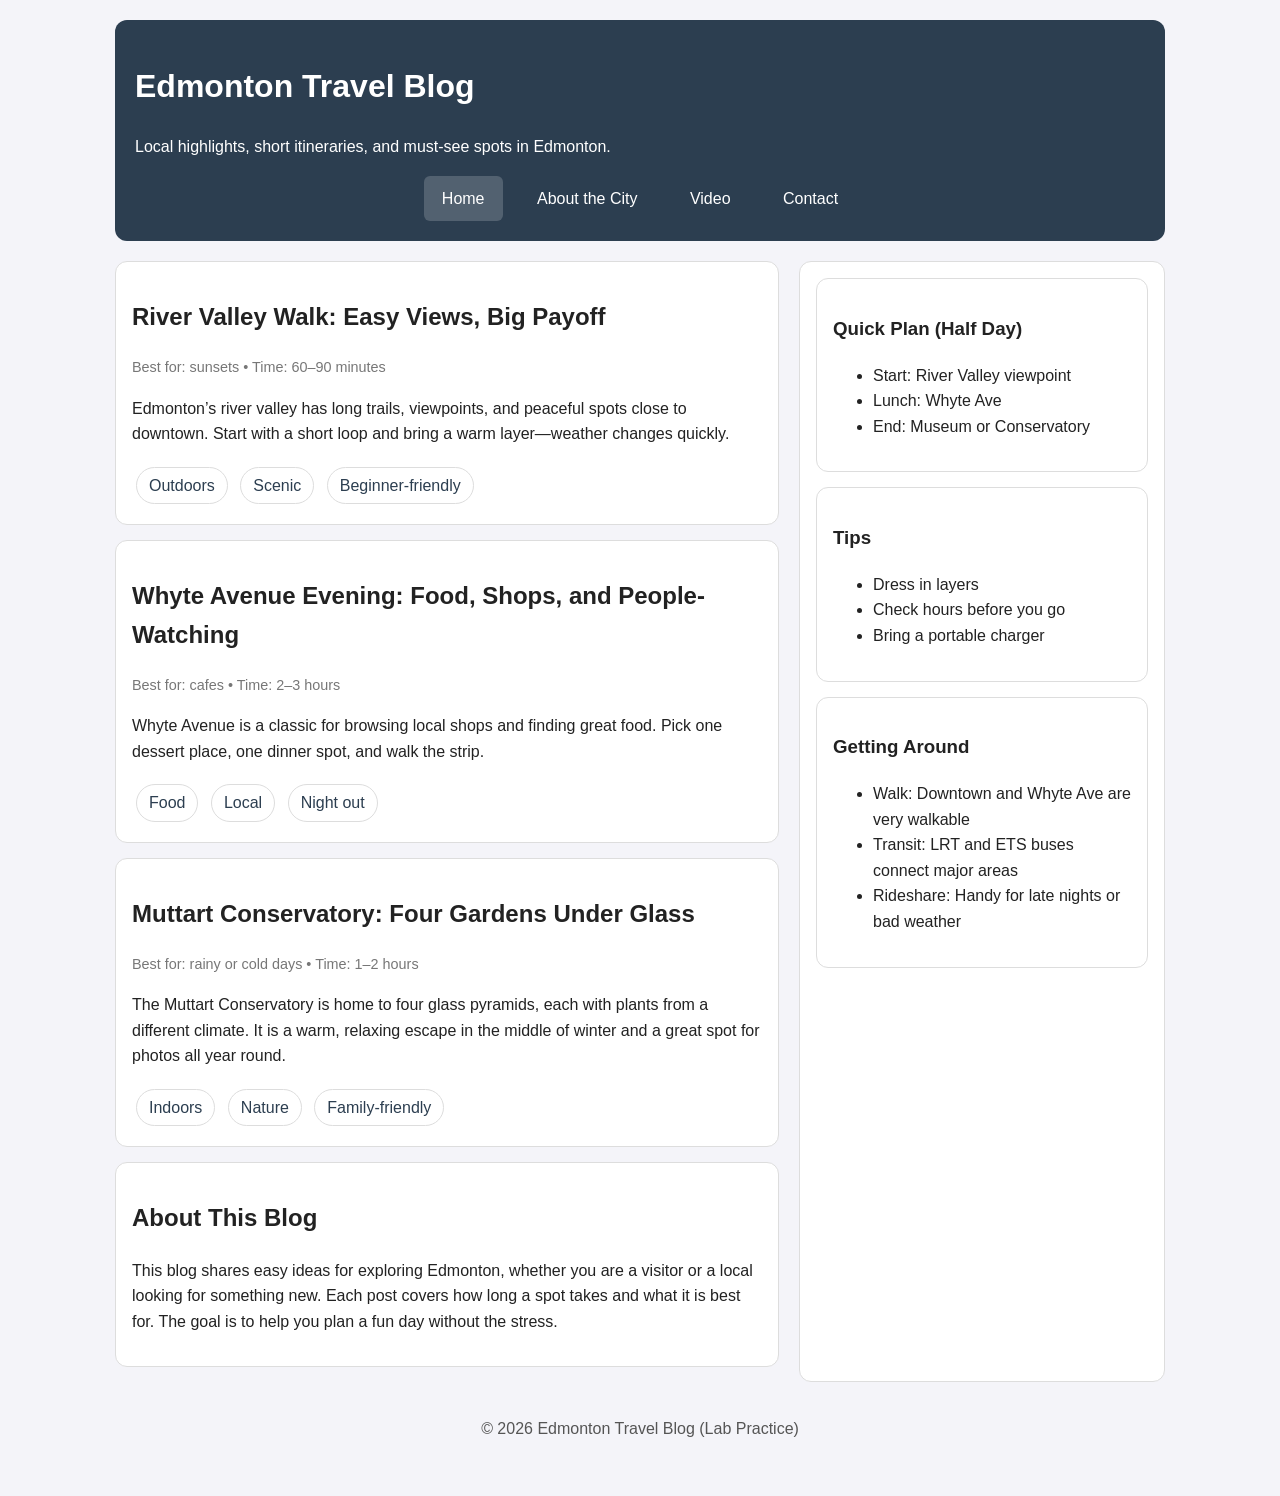
<file: index.html>
<!DOCTYPE html> 
<html lang="en"> 
 
<head> 
 <!-- Character encoding --> 
 <meta charset="UTF-8" /> 
 <!-- Responsive scaling for mobile --> 
 <meta name="viewport" content="width=device-width, initial-scale=1" /> 
 
 <title>Edmonton Travel Blog | Home</title> 
 
 <!-- All pages share ONE stylesheet --> 
 <link rel="stylesheet" href="style.css" /> 
</head> 
 
<body> 
 <!-- Container centers the site and controls max-width --> 
 <div class="container"> 
 
 <header class="site-header"> 
 <h1>Edmonton Travel Blog</h1> 
 <p>Local highlights, short itineraries, and must-see spots in Edmonton.</p> 
 
 <!-- Navigation is a list; CSS will turn it into a nav bar --> 
 <nav class="site-nav"> 
 <ul> 
 <li><a class="active" href="index.html">Home</a></li> 
 <li><a href="city.html">About the City</a></li> 
 <li><a href="video.html">Video</a></li> 
<li><a href="contact.html">Contact</a></li> 
 </ul> 
 </nav> 
 </header> 
 
 <!-- Two-column layout: main content + sidebar --> 
 <main class="layout"> 
 <section class="main"> 
 
 <article class="card"> 
 <h2>River Valley Walk: Easy Views, Big Payoff</h2> 
 <div class="meta">Best for: sunsets • Time: 60–90 minutes</div> 
 <p> 
 Edmonton’s river valley has long trails, viewpoints, and peaceful spots 
 close to downtown. Start with a short loop and bring a warm layer—weather 
 changes quickly. 
 </p> 
<div class="tags">
    <span class="tag">Outdoors</span> 
<span class="tag">Scenic</span> 
<span class="tag">Beginner-friendly</span> 
 </div> 
 </article> 
 
 <article class="card"> 
 <h2>Whyte Avenue Evening: Food, Shops, and People-Watching</h2> 
 <div class="meta">Best for: cafes • Time: 2–3 hours</div> 
 <p> 
 Whyte Avenue is a classic for browsing local shops and finding great food. 
 Pick one dessert place, one dinner spot, and walk the strip. 
 </p> 
<div class="tags"> 
 <span class="tag">Food</span> 
<span class="tag">Local</span> 
<span class="tag">Night out</span> 
 </div> 
 </article> 
 
 <!-- TODO (HTML #1): -->
 <article class="card">
 <h2>Muttart Conservatory: Four Gardens Under Glass</h2>
 <div class="meta">Best for: rainy or cold days • Time: 1–2 hours</div>
 <p>
 The Muttart Conservatory is home to four glass pyramids, each with plants
 from a different climate. It is a warm, relaxing escape in the middle of
 winter and a great spot for photos all year round.
 </p>
 <div class="tags">
 <span class="tag">Indoors</span>
 <span class="tag">Nature</span>
 <span class="tag">Family-friendly</span>
 </div>
 </article>
 
 <!-- TODO (HTML #2): -->
 <article class="card">
 <h2>About This Blog</h2>
 <p>
 This blog shares easy ideas for exploring Edmonton, whether you are a visitor
 or a local looking for something new. Each post covers how long a spot takes
 and what it is best for. The goal is to help you plan a fun day without the stress.
 </p>
 </article>
 
 </section> 
 
 <aside class="sidebar"> 
 <div class="card"> 
 <h3>Quick Plan (Half Day)</h3> 
 <ul> 
 <li>Start: River Valley viewpoint</li> 
 <li>Lunch: Whyte Ave</li> 
 <li>End: Museum or Conservatory</li> 
 </ul> 
 </div> 
 
 <div class="card"> 
 <h3>Tips</h3> 
<ul> 
 <li>Dress in layers</li> 
 <li>Check hours before you go</li> 
 <li>Bring a portable charger</li> 
 </ul> 
 </div> 
 
 <!-- TODO (HTML #3): -->
 <div class="card">
 <h3>Getting Around</h3>
 <ul>
 <li>Walk: Downtown and Whyte Ave are very walkable</li>
 <li>Transit: LRT and ETS buses connect major areas</li>
 <li>Rideshare: Handy for late nights or bad weather</li>
 </ul>
 </div>
 
 </aside>
 </main> 
 
 <footer class="site-footer"> 
 <p>&copy; 2026 Edmonton Travel Blog (Lab Practice)</p> 
 </footer> 
 
 </div> 
</body> 
 
</html>
</file>
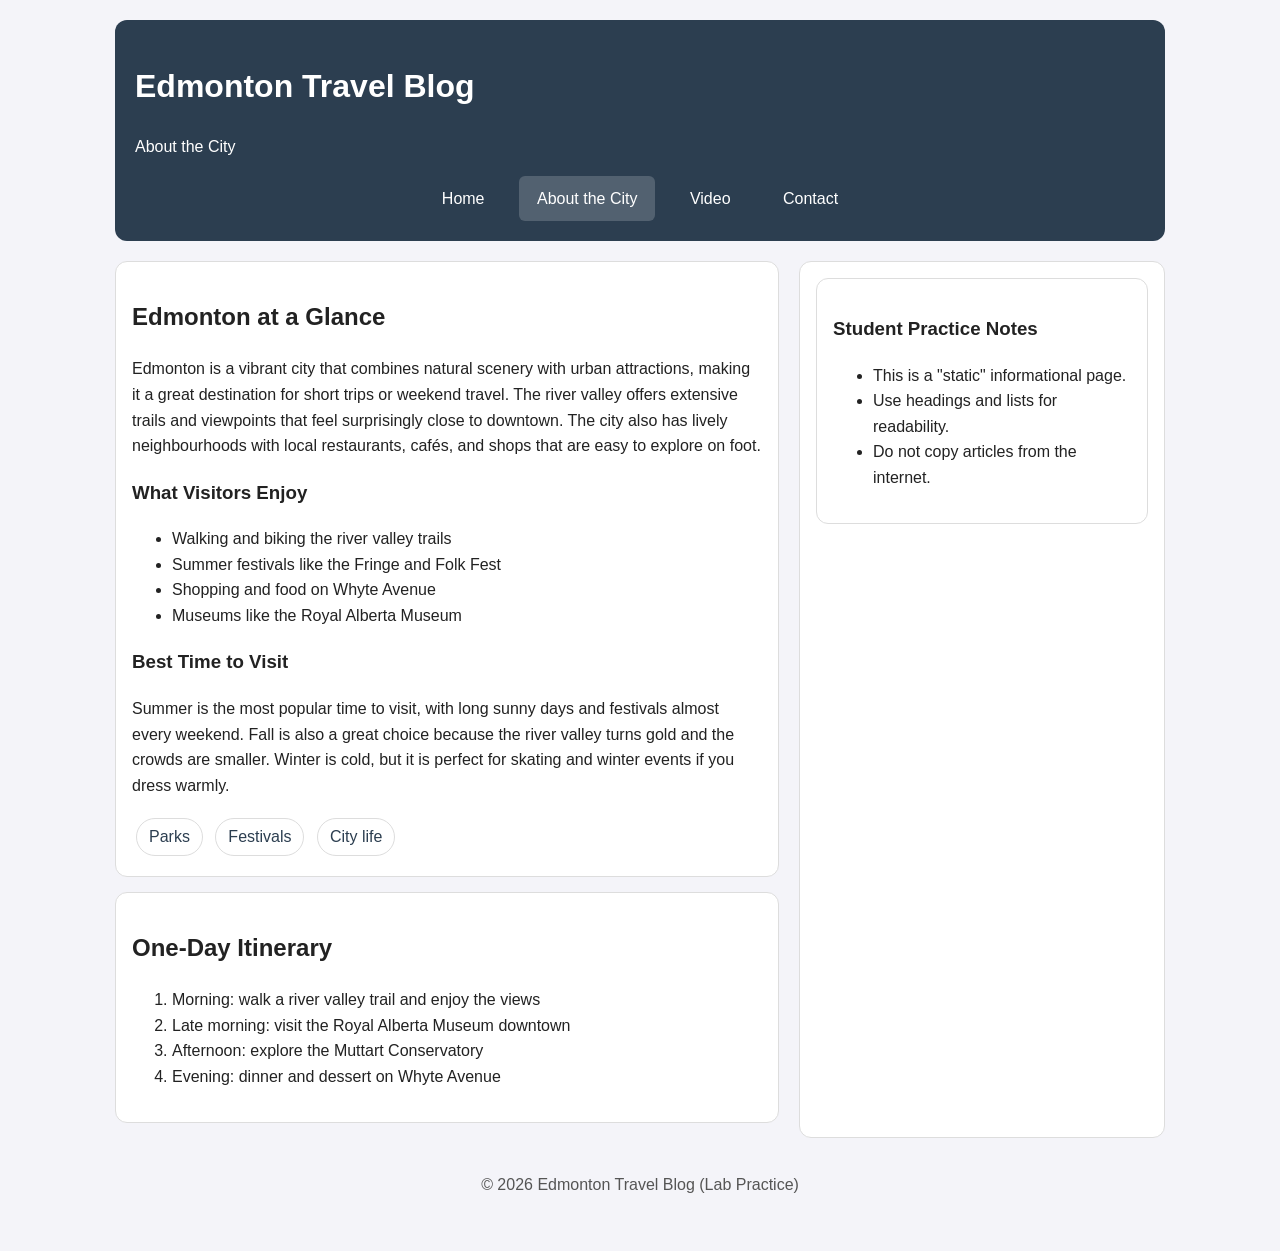
<file: city.html>
<!DOCTYPE html> 
<html lang="en"> 
 
<head> 
 <meta charset="UTF-8" /> 
 <meta name="viewport" content="width=device-width, initial-scale=1" /> 
 <title>Edmonton Travel Blog | About the City</title> 
 <link rel="stylesheet" href="style.css" /> 
</head> 
 
<body> 
 <div class="container"> 
 <header class="site-header">
 <h1>Edmonton Travel Blog</h1>
 <p>About the City</p>
 <nav class="site-nav">
 <ul>
 <li><a href="index.html">Home</a></li>
 <li><a class="active" href="city.html">About the City</a></li>
 <li><a href="video.html">Video</a></li>
 <li><a href="contact.html">Contact</a></li>
 </ul>
 </nav>
 </header>
 
 <main class="layout"> 
 <section class="main"> 
 <div class="card"> 
 <h2>Edmonton at a Glance</h2> 
 
 <p> 
 Edmonton is a vibrant city that combines natural scenery with urban 
 attractions, making it a great destination for short trips or weekend 
 travel. The river valley offers extensive trails and viewpoints that 
 feel surprisingly close to downtown. The city also has lively 
 neighbourhoods with local restaurants, cafés, and shops that are easy 
 to explore on foot. 
 </p> 
<h3>What Visitors Enjoy</h3> 
 
 <!-- TODO (HTML #5): 
 Add a <ul> list with 4 items. 
 --> 
 <ul>
 <li>Walking and biking the river valley trails</li>
 <li>Summer festivals like the Fringe and Folk Fest</li>
 <li>Shopping and food on Whyte Avenue</li>
 <li>Museums like the Royal Alberta Museum</li>
 </ul>
 
 <!-- TODO (HTML #6): 
 Create a header stating "Best Time to Visit" and Write 2-4 sentences.
 --> 
 <h3>Best Time to Visit</h3>
 <p>
    Summer is the most popular time to visit, with long sunny days and festivals
    almost every weekend. Fall is also a great choice because the river valley
    turns gold and the crowds are smaller. Winter is cold, but it is perfect for
    skating and winter events if you dress warmly.
 </p>
 <div class="tags"> 
 <span class="tag">Parks</span> 
<span class="tag">Festivals</span> 
<span class="tag">City life</span> 
 </div> 
 </div> 
 
 <!-- TODO (HTML #7): 
 Add a second card titled "One-Day Itinerary" containing an <ol> list with 
 4 steps. 
 --> 
 <div class="card">
 <h2>One-Day Itinerary</h2>
 <ol>
 <li>Morning: walk a river valley trail and enjoy the views</li>
 <li>Late morning: visit the Royal Alberta Museum downtown</li>
 <li>Afternoon: explore the Muttart Conservatory</li>
 <li>Evening: dinner and dessert on Whyte Avenue</li>
 </ol>
 </div>
 
 </section> 
 <aside class="sidebar"> 
 <div class="card"> 
 <h3>Student Practice Notes</h3> 
 <ul> 
 <li>This is a "static" informational page.</li> 
 <li>Use headings and lists for readability.</li> 
 <li>Do not copy articles from the internet.</li> 
 </ul> 
 </div> 
 </aside> 
 </main> 
 <footer class="site-footer"> 
 <p>&copy; 2026 Edmonton Travel Blog (Lab Practice)</p> 
 </footer> 
 </div> 
</body> 
 
</html>
</file>
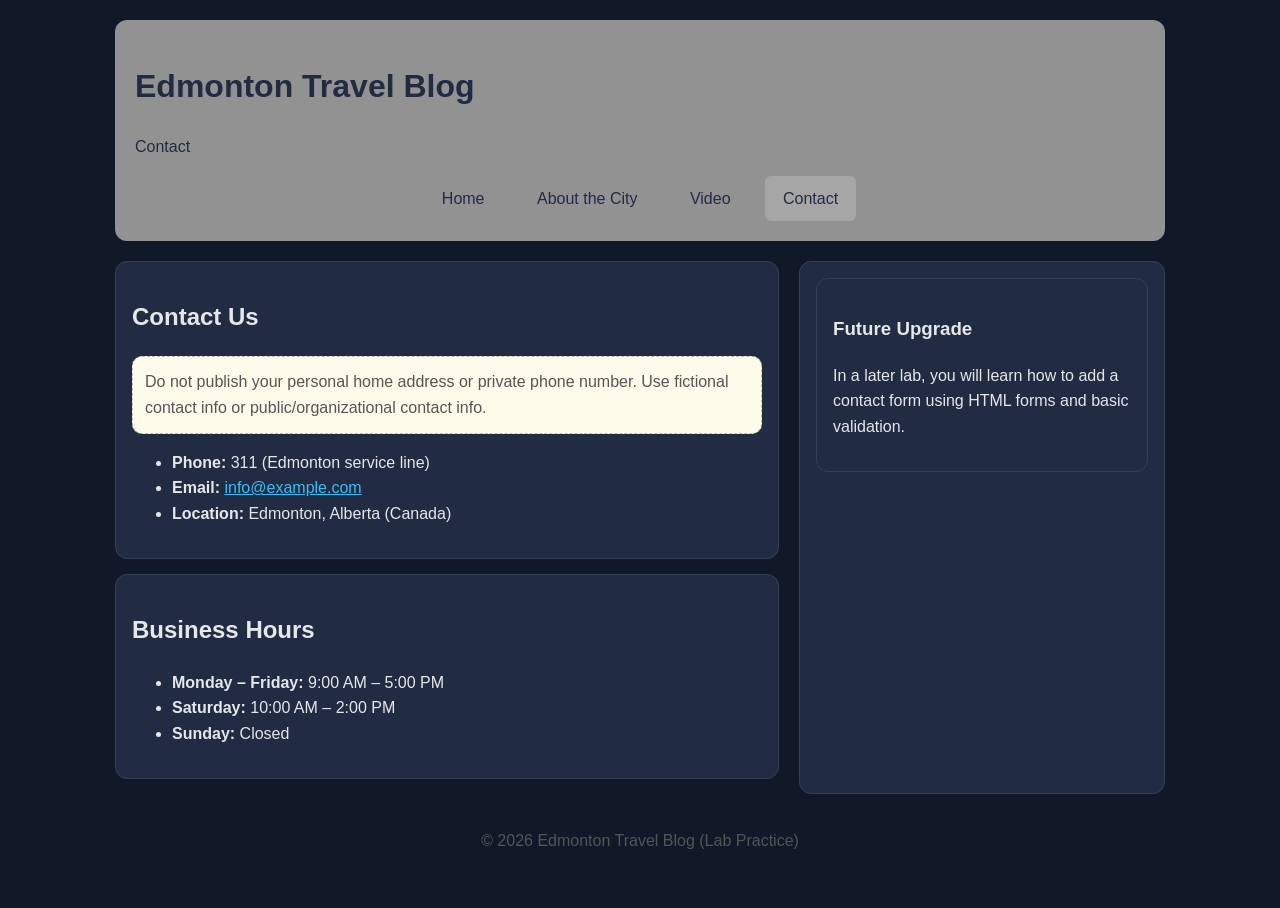
<file: contact.html>
<!DOCTYPE html> 
<html lang="en"> 
 
<head> 
 <meta charset="UTF-8" /> 
 <meta name="viewport" content="width=device-width, initial-scale=1" /> 
 <title>Edmonton Travel Blog | Contact</title> 
 <link rel="stylesheet" href="style.css" /> 
</head> 
 
<body class="theme-dark">
 <div class="container"> 
 <header class="site-header"> 
 <h1>Edmonton Travel Blog</h1> 
 <p>Contact</p> 
 <nav class="site-nav"> 
 <ul> 
 <li><a href="index.html">Home</a></li> 
<li><a href="city.html">About the City</a></li> 
 <li><a href="video.html">Video</a></li> 
<li><a class="active" href="contact.html">Contact</a></li> 
 </ul> 
 </nav> 
 </header> 
 <main class="layout"> 
 <section class="main"> 
 <div class="card"> 
 <h2>Contact Us</h2> 
<p class="notice"> 
 Do not publish your personal home address or private phone number. 
 Use fictional contact info or public/organizational contact info. 
 </p> 
<ul> 
 <li><strong>Phone:</strong> 311 (Edmonton service line)</li> 
 <li> 
 <strong>Email:</strong> 
<a href="mailto:info@example.com">info@example.com</a> 
 </li> 
<li><strong>Location:</strong> Edmonton, Alberta (Canada)</li> 
 </ul> 
 
 </div> 
 
 <!-- TODO (HTML #10): -->
 <div class="card">
 <h2>Business Hours</h2>
 <ul>
 <li><strong>Monday – Friday:</strong> 9:00 AM – 5:00 PM</li>
 <li><strong>Saturday:</strong> 10:00 AM – 2:00 PM</li>
 <li><strong>Sunday:</strong> Closed</li>
 </ul>
 </div>
 
 
 </section> 
 
 <aside class="sidebar"> 
 <div class="card"> 
 <h3>Future Upgrade</h3> 
<p> 
 In a later lab, you will learn how to add a contact form using HTML 
 forms and basic validation. 
 </p> 
 </div> 
 </aside> 
 </main>
 <footer class="site-footer"> 
 <p>&copy; 2026 Edmonton Travel Blog (Lab Practice)</p> 
 </footer> 
 
 </div> 
</body> 
 
</html>
</file>
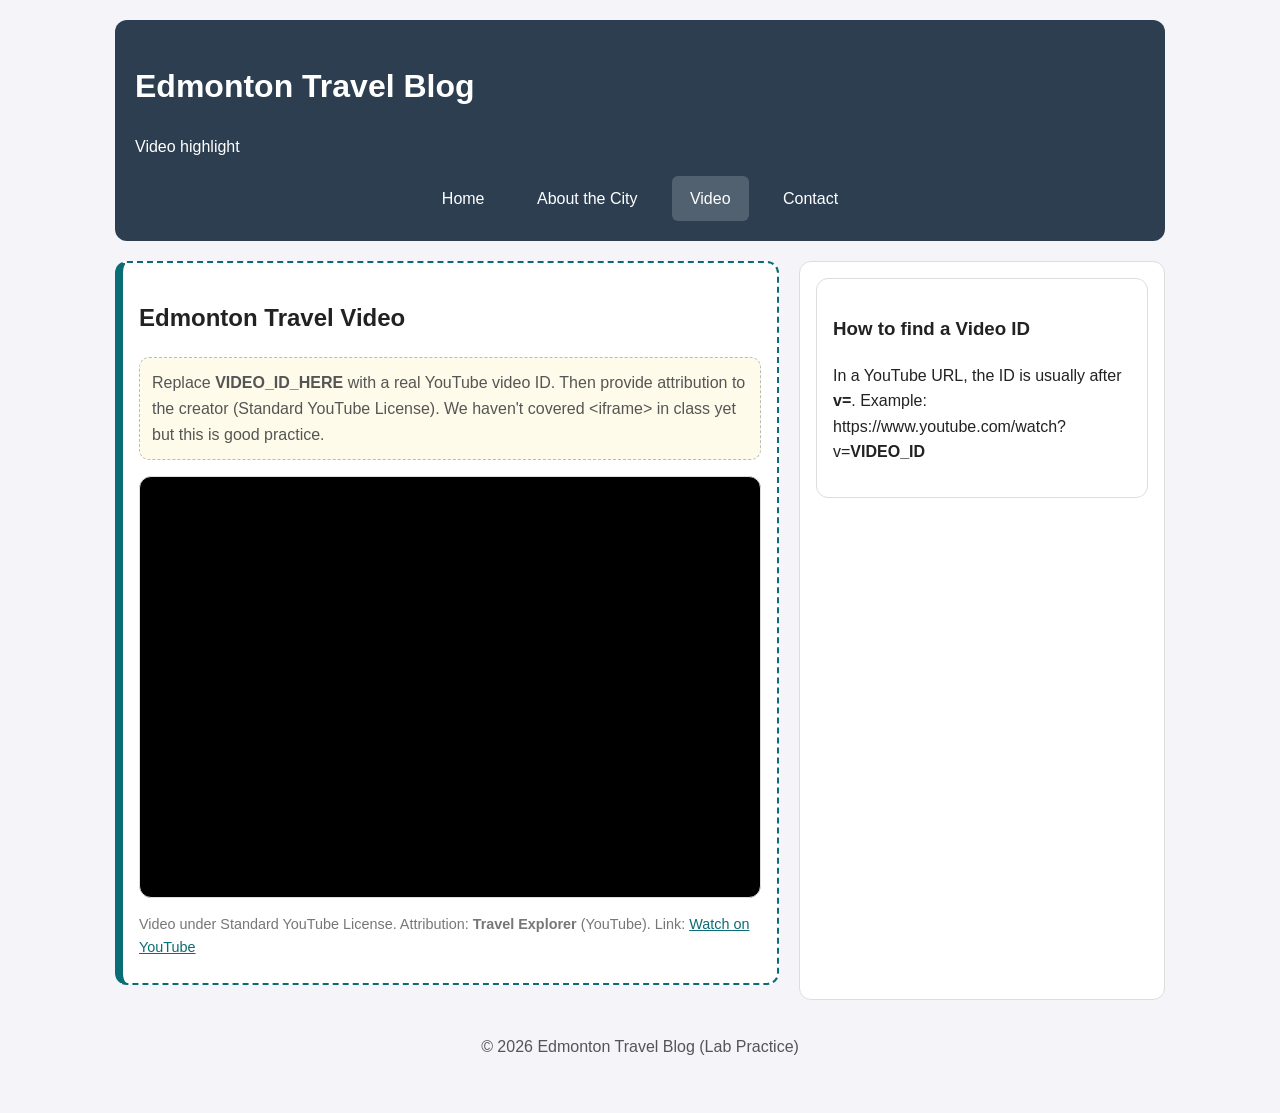
<file: video.html>
<!DOCTYPE html> 
<html lang="en"> 
 
<head> 
 <meta charset="UTF-8" /> 
 <meta name="viewport" content="width=device-width, initial-scale=1" /> 
 <title>Edmonton Travel Blog | Video</title> 
 <link rel="stylesheet" href="style.css" /> 
</head> 
 
<body> 
 <div class="container"> 
 <header class="site-header"> 
 <h1>Edmonton Travel Blog</h1> 
 <p>Video highlight</p> 
 <nav class="site-nav"> 
 <ul> 
 <li><a href="index.html">Home</a></li> 
<li><a href="city.html">About the City</a></li> 
 <li><a class="active" href="video.html">Video</a></li> 
 <li><a href="contact.html">Contact</a></li> 
 </ul> 
 </nav> 
 </header> 
 <main class="layout"> 
 <section class="main"> 
 <div class="card" id="featured-video"> 
 <h2>Edmonton Travel Video</h2> 
 <p class="notice"> 
 Replace <strong>VIDEO_ID_HERE</strong> with a real YouTube video ID. 
 Then provide attribution to the creator (Standard YouTube License). 
 We haven't covered &lt;iframe&gt; in class yet but this is good practice. 
 </p> 
<div class="video-wrap"> 
 <iframe
    src="https://www.youtube.com/embed/BL6K_bpCTpU"
    title="Edmonton travel video"
    allow="accelerometer; autoplay; clipboard-write; encrypted-media; gyroscope; picture-in-picture"
    allowfullscreen>
</iframe>
 </div> 
<p class="meta"> 
 Video under Standard YouTube License. 
 Attribution: <strong>Travel Explorer</strong> (YouTube). 
 Link: <a href="https://www.youtube.com/watch?v=BL6K_bpCTpU" target="_blank" rel="noopener">Watch on YouTube</a> 
 </p> 
 
 <!-- TODO (HTML #9): 
 1)Replace Creator Name Here with the creator’s name. 
 2)Replace # with the real URL (creator channel OR the video page). 
 --> 
 
 </div> 
 </section> 
 <aside class="sidebar"> 
 <div class="card"> 
 <h3>How to find a Video ID</h3> 
 <p> 
 In a YouTube URL, the ID is usually after <strong>v=</strong>. 
 Example: https://www.youtube.com/watch?v=<strong>VIDEO_ID</strong> 
 </p> 
 </div> 
 </aside> 
 </main> 
 <footer class="site-footer"> 
 <p>&copy; 2026 Edmonton Travel Blog (Lab Practice)</p> 
 </footer> 
 </div> 
</body> 
 
</html>
</file>
<file: style.css>
/* PART 9: Debug Challenge
 This rule turns ALL links red (element selector = low specificity).
 Nav links stay white because .site-nav a is more specific.
 Links inside cards turn red. Fixed at the bottom with .card a */
a{ color: red; }

/* ---------------------------
 style.css (Student Tasks Version)
 Selectors + Box Model + Variables
 ---------------------------

 HOW TO USE THIS FILE:
 - Keep the selectors as they are (e.g., .site-nav a).
 Only add properties inside { }.
 - Use CSS variables with var(--name) whenever possible.
 - Use the Box Model (padding, margin, border, border-radius) to
 create spacing and "button/card" looks.
 - After each edit: Save → Refresh the browser.

 DEBUG TIP (CSS Cascade):
 If a style does not apply, check:
 1) selector matches the HTML element
 2) you saved the file
 3) no typos (property names, missing semicolons)
 4) whether another rule overrides it (order/specificity)
*/

/* ---------------------------
 CSS Variables:
 You may keep these values or adjust them to create a different theme.
 Typical values:
 - colors in hex (#RRGGBB)
 - common neutrals: light background, dark text
 - one accent color used for highlights/hover
 --------------------------- */
:root {
 --bg: #f4f4f9;
 /* background color (light) */
 --text: #222;
 /* main text color (dark) */
 --primary: #2c3e50;
 /* header/nav background color */
 --accent: #0A6C74;
 /* highlight/hover color */
 --white: #ffffff;
 /* white */
 --border: #ddd;
 /* light border color */
}

/* Base styles (inheritance applies to many text properties)
 You can adjust:
 - font-family (Arial, Helvetica, sans-serif)
 - line-height (e.g., 1.4 to 1.8)
 - background and color using variables */
body {
 margin: 0;
 font-family: Arial, sans-serif;
 background: var(--bg);
 color: var(--text);
 line-height: 1.6;
}

/* Centers page content and prevents text from stretching too wide
 You can adjust:
 - max-width (e.g., 900px to 1200px)
 - padding (e.g., 16px to 32px) */
.container {
 max-width: 1050px;
 margin: 0 auto;
 padding: 20px;
}

/* Header "banner"
 You can adjust:
 - padding (e.g., 16px-28px)
 - border-radius (e.g., 8px-16px)
 - background using var(--primary) */
.site-header {
 background: var(--primary);
 color: var(--white);
 padding: 20px;
 border-radius: 12px;
}

/* ---------------------------
 Descendant selectors:
 The UL is styled only inside .site-nav so other lists are unaffected.
 Typical values:
 - list-style: none; removes bullets
 - text-align: center; centers the menu
 --------------------------- */
.site-nav ul {
 list-style: none;
 margin: 0;
 padding: 0;
 text-align: center;
}

/* Each LI controls positioning of each menu item.
 Typical values:
 - display: inline-block; puts items side-by-side
 - margin: small horizontal spacing like 4px-12px */
.site-nav li {
 display: inline-block;
 margin: 0 6px;
}

/* TODO (CSS #1): Nav links as buttons
 Target: .site-nav a (the clickable element)

 Typical values:
 - display: inline-block so padding/background behave like a "button".
 You should define more properties to make links look like buttons:
 - text color: usually var(--white)
 - remove underline: text-decoration (often 'none')
 - padding: increases clickable area (common: vertical 8-12px, horizontal 12-22px)
 - border-radius: rounding (common: 4px-12px; or 999px for pill style)

 Optional additions:
 - background for non-hover state (transparent or subtle)
 - font-weight (normal/bold)
 - transition: smooth hover effect (often background-color 0.2s-0.3s)
*/
/* PART 7: Navigation option A1 - Button bar */
.site-nav a {
 display: inline-block;
 color: var(--white);
 text-decoration: none;
 padding: 10px 18px;
 border-radius: 6px;
}

/* TODO (CSS #2): Hover effect
 Target: .site-nav a:hover

 You should define what changes when the mouse hovers:
 - background color: commonly var(--accent)
 - optionally adjust text color (if contrast becomes poor)
 - optionally change underline/border effect instead of background (design choice)
*/
.site-nav a:hover {
 background: var(--accent);
}

/* TODO (CSS #3): Active link highlight
 Target: .site-nav a.active

 This should make the current page link look "selected."
 Common approaches (choose one):
 - subtle background (semi-transparent white)
 - underline or border-bottom
 - slightly different text color
 - stronger font-weight

 Keep it visually consistent with your hover style.
*/
.site-nav a.active {
 background: rgba(255,255,255,0.18);
}

/* Two-column layout (Flexbox)
 You may keep this as-is. CSS Layouts will be taught be in a future lecture
 Typical values:
 - gap: 12px-28px */
.layout {
 margin-top: 20px;
 display: flex;
 gap: 20px;
}

.main {
 flex: 2;
}

.sidebar {
 flex: 1;
}

/* TODO (CSS #4): Sidebar card look
 Target: .sidebar

 Goal: Make the sidebar area look like a clean panel.
 Typical properties:
 - background: var(--white)
 - padding: 12px-20px
 - border: 1px solid var(--border)
 - border-radius: 8px-16px

 Optional:
 - slightly different background (very light tint)
*/
.sidebar {
 background: var(--white);
 padding: 16px;
 border: 1px solid var(--border);
 border-radius: 12px;
}

/* TODO (CSS #5): Card styling (Box Model)
 Target: .card

 Goal: Make every card look like a readable block.
 Typical properties:
 - background: var(--white)
 - padding: 14px-20px
 - margin-bottom: 12px-18px
 - border: 1px solid var(--border)
 - border-radius: 8px-16px

 Optional:
 - box-shadow for depth (subtle; do not overdo)
*/
/* PART 7: Card option B1 - Border cards */
.card {
 background: var(--white);
 padding: 16px;
 margin-bottom: 15px;
 border: 1px solid var(--border);
 border-radius: 12px;
}

/* TODO (CSS #6): Meta line
 Target: .meta

 Goal: Smaller, less prominent text than body content.
 Typical properties:
 - font-size: around 0.85rem-0.95rem
 - color: a muted grey (e.g., #666 or #777)
 - margin-bottom: 6px-12px
*/
.meta {
 font-size: 0.9rem;
 color: #777;
 margin-bottom: 8px;
}

/* TODO (CSS #7): Tag "pill" styling
 Target: .tag

 Typical values:
 - display: inline-block so padding/background behave properly.

 Goal: Define more properties to make tags look like pill labels
 - padding: small (vertical 4-7px, horizontal 10-16px)
 - margin: small spacing between tags
 - border: 1px solid (often #ccc or var(--border))
 - border-radius: very large (e.g., 999px) for pill shape
 Optional:
 - background: white or very light tint
 - text color: var(--primary) or var(--text)
*/
.tag {
 display: inline-block;
 padding: 5px 12px;
 margin: 4px;
 border: 1px solid var(--border);
 border-radius: 999px;
 color: var(--primary);
}

/* TODO (CSS #8): Video container
 Target: .video-wrap

 Goal: The iframe should appear inside a neat frame with rounded corners.
 Typical properties:
 - border: 1px solid var(--border)
 - border-radius: 8px-16px
 - overflow: hidden (important for rounded corners)
 - background: #000 (prevents white gaps around the video)
*/
.video-wrap {
 border: 1px solid var(--border);
 border-radius: 12px;
 overflow: hidden;
 background: #000;
}

.video-wrap iframe {
 width: 100%;
 height: 420px;
 border: 0;
 display: block;
}

/* TODO (CSS #9): ID selector example
 Target: #featured-video
 - styles ONLY the element with id="featured-video"

 Goal: Use this to emphasize the featured section
 - this is more specific than .card
*/
#featured-video {
 /* Examples of what you CAN define here:
 - a different border style (solid/dashed)
 - a thicker border width
 - extra padding or margin
 - a subtle background tint
 - a stronger border-left accent
 */
 border: 2px dashed var(--accent);
 border-left: 8px solid var(--accent);
}

/* TODO (CSS #10): Notice styling
 Target: .notice

 Goal: Make instruction boxes stand out.
 Typical properties:
 - border: dashed (e.g., 1px dashed #bbb)
 - padding: 10px-14px
 - border-radius: 8px-16px
 Optional:
 - background: white or a very light tint
 - slightly muted text color
*/
.notice {
 border: 1px dashed #bbb;
 padding: 12px;
 border-radius: 10px;
 background: #fffbea;
 color: #555;
}

/* Footer
 You can adjust padding and color but keep it readable. */
.site-footer {
 text-align: center;
 padding: 18px 10px;
 color: #555;
}

/* PART 8: Theme switch with CSS variables
 Applied by adding class="theme-dark" to <body> on one page */
.theme-dark {
 --bg:#111827;
 --text:#e5e7eb;
 --primary:#929292;
 --accent:#38bdf8;
 --white:#212b42;
 --border:#334155;
}

/* PART 9 FIX: .card a is more specific than a, so card links aren't red */
.card a {
 color: var(--accent);
}
</file>
